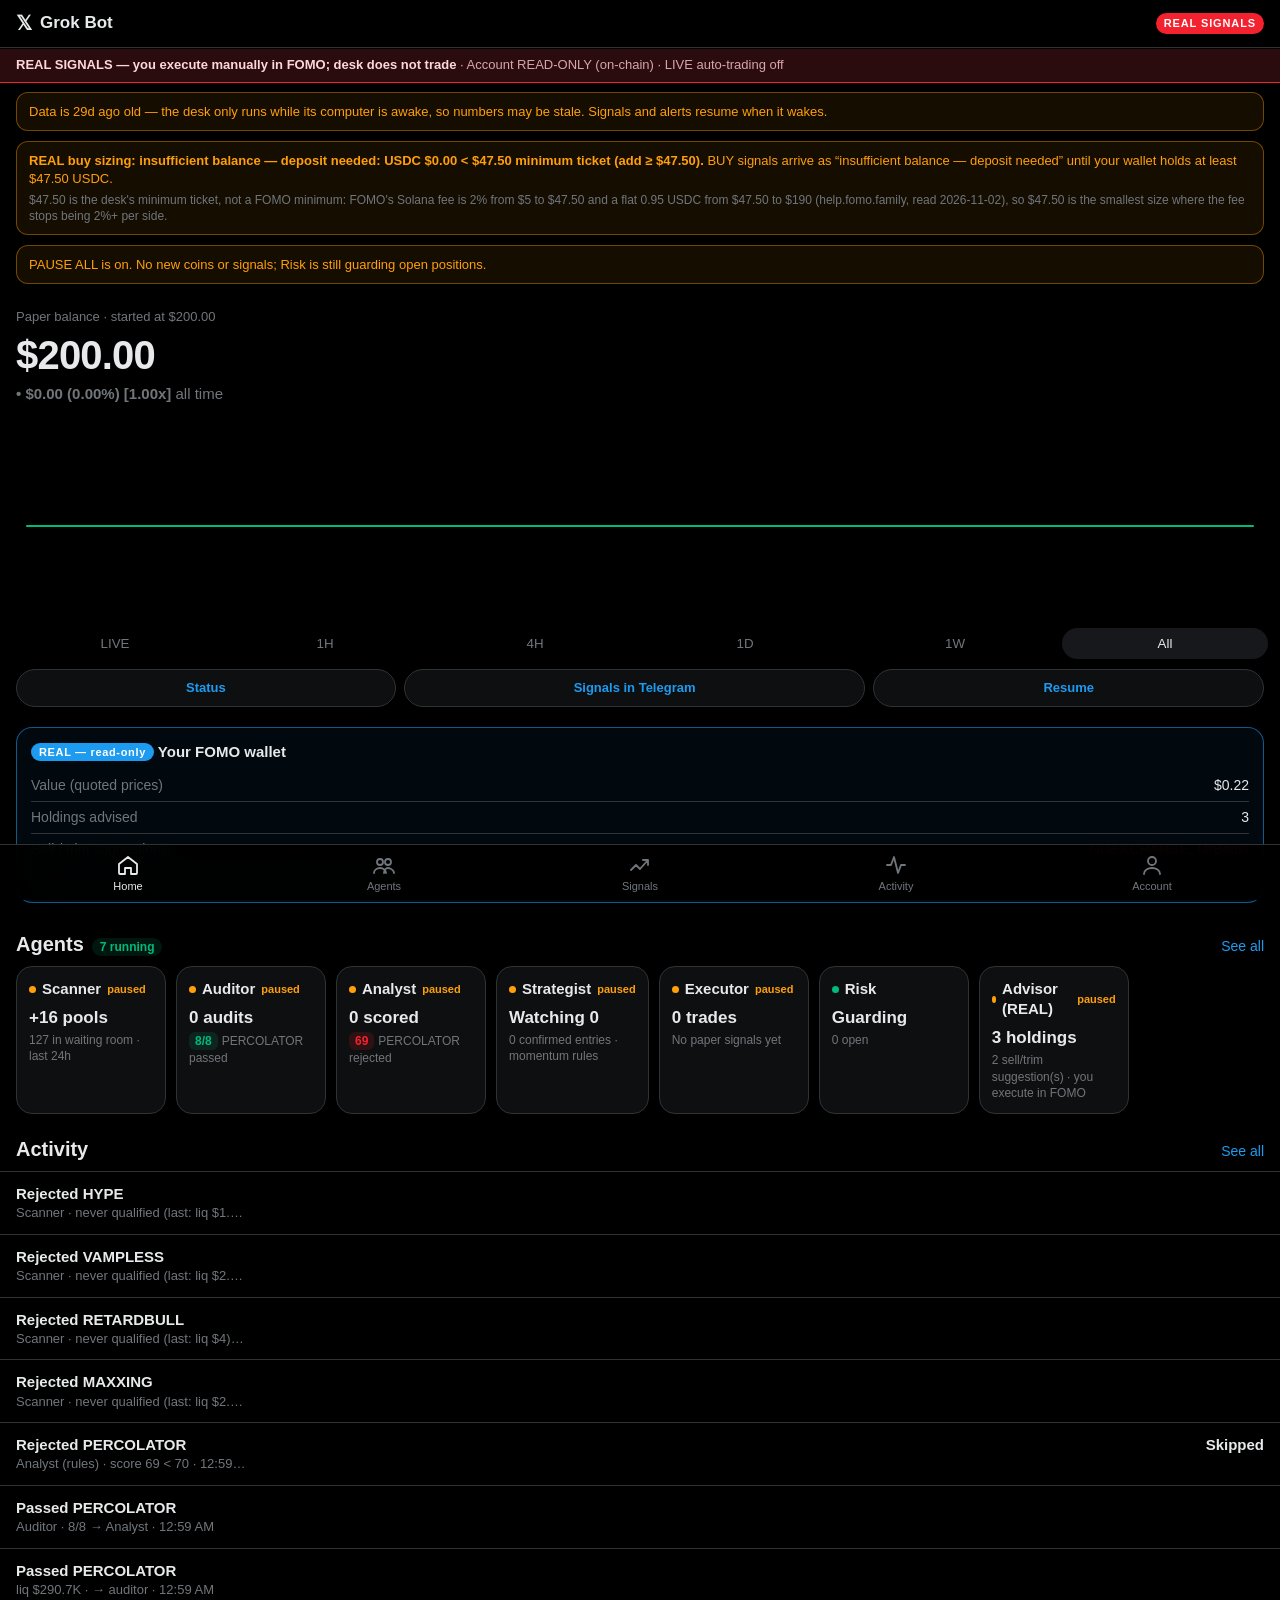
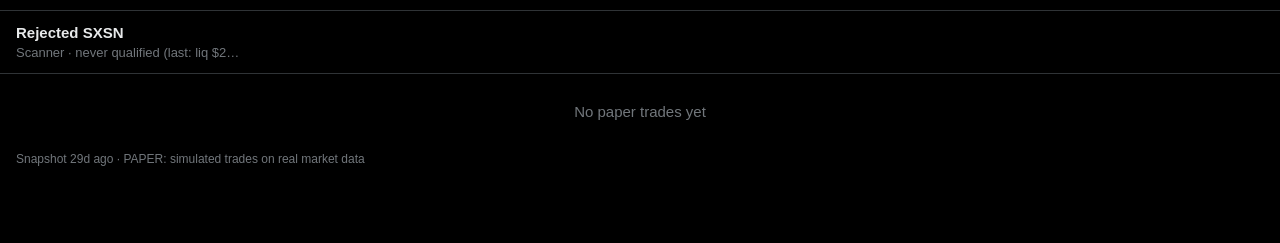
<file: site/yN1Zdf6zTN2WSPnDfIwPuoc7/index.html>
<!doctype html>
<html lang="en">
<head>
<meta charset="utf-8">
<meta name="viewport" content="width=device-width, initial-scale=1, viewport-fit=cover">
<meta name="robots" content="noindex, nofollow">
<meta name="referrer" content="no-referrer">
<meta name="theme-color" content="#000000">
<meta name="apple-mobile-web-app-capable" content="yes">
<meta name="mobile-web-app-capable" content="yes">
<meta name="apple-mobile-web-app-status-bar-style" content="black-translucent">
<meta name="apple-mobile-web-app-title" content="Desk">
<link rel="manifest" href="manifest.webmanifest">
<link rel="apple-touch-icon" href="icons/apple-touch-icon.png">
<link rel="icon" type="image/png" sizes="192x192" href="icons/icon-192.png">
<link rel="stylesheet" href="style.css">
<title>Grok Bot · Desk</title>
</head>
<body>
<header class="top">
  <div class="brand"><span class="logo">𝕏</span><span class="bname">Grok Bot</span></div>
  <span class="paper" id="modetag" title="Signal mode">PAPER</span>
</header>
<div id="modebanner" class="modebanner" hidden></div>
<main id="view" aria-live="polite"><div class="empty">Loading…</div></main>
<nav class="tabs" id="tabs">
  <a href="#/home" data-tab="home"><svg viewBox="0 0 24 24"><path d="M3 11l9-7 9 7v9a1 1 0 0 1-1 1h-5v-6H9v6H4a1 1 0 0 1-1-1z"/></svg><span>Home</span></a>
  <a href="#/agents" data-tab="agents"><svg viewBox="0 0 24 24"><circle cx="8" cy="9" r="3"/><circle cx="16" cy="9" r="3"/><path d="M2 20c0-3 3-5 6-5s6 2 6 5M12 20c0-3 2-5 4-5s6 2 6 5"/></svg><span>Agents</span></a>
  <a href="#/signals" data-tab="signals"><svg viewBox="0 0 24 24"><path d="M3 17l5-5 4 4 8-9M15 7h5v5"/></svg><span>Signals</span></a>
  <a href="#/activity" data-tab="activity"><svg viewBox="0 0 24 24"><path d="M3 12h4l3-8 4 16 3-8h4"/></svg><span>Activity</span></a>
  <a href="#/account" data-tab="account"><svg viewBox="0 0 24 24"><circle cx="12" cy="8" r="4"/><path d="M4 21c0-4 4-6 8-6s8 2 8 6"/></svg><span>Account</span></a>
</nav>
<script src="app.js"></script>
</body>
</html>
</file>
<file: site/yN1Zdf6zTN2WSPnDfIwPuoc7/style.css>
:root{--bg:#000;--card:#0e0f10;--card2:#16181c;--line:#2f3336;--tx:#e7e9ea;--mut:#71767b;--up:#00ba7c;--down:#f4212e;--warn:#ff9f0a;--blue:#1d9bf0;
--safe-b:env(safe-area-inset-bottom,0px);--safe-t:env(safe-area-inset-top,0px)}
*{box-sizing:border-box;-webkit-tap-highlight-color:transparent}
html,body{margin:0;background:var(--bg);color:var(--tx);font:15px/1.35 -apple-system,BlinkMacSystemFont,"SF Pro Text","Inter","Segoe UI",Roboto,Helvetica,Arial,sans-serif;-webkit-font-smoothing:antialiased}
a{color:inherit;text-decoration:none}
.top{position:sticky;top:0;z-index:5;display:flex;align-items:center;justify-content:space-between;padding:calc(10px + var(--safe-t)) 16px 10px;background:rgba(0,0,0,.85);backdrop-filter:blur(12px);-webkit-backdrop-filter:blur(12px);border-bottom:1px solid var(--line)}
.brand{display:flex;gap:8px;align-items:center;font-weight:700;font-size:17px}
.logo{font-size:20px}
.paper{font-size:11px;font-weight:800;letter-spacing:.08em;color:#000;background:var(--warn);padding:3px 8px;border-radius:999px}
main{padding:0 0 calc(76px + var(--safe-b))}
.sec{padding:14px 16px}
.lbl{color:var(--mut);font-size:13px}
.big{font-size:40px;font-weight:800;letter-spacing:-.02em;margin:2px 0}
.chg{font-weight:600;font-size:15px}
.up{color:var(--up)}.down{color:var(--down)}.warn{color:var(--warn)}.mut{color:var(--mut)}
.chart{width:100%;height:210px;display:block}
.chart text{font-size:10px;font-weight:700}
.ranges{display:flex;gap:4px;padding:0 12px;justify-content:space-between}
.ranges button{flex:1;background:none;border:0;color:var(--mut);font:600 13px inherit;font-family:inherit;padding:8px 0;border-radius:999px}
.ranges button.on{background:var(--card2);color:var(--tx)}
.hdr{display:flex;justify-content:space-between;align-items:baseline;padding:18px 16px 8px}
.hdr h2{margin:0;font-size:20px;font-weight:800}
.hdr a{color:var(--blue);font-size:14px}
.pill{font-size:12px;color:var(--up);background:rgba(0,186,124,.12);padding:2px 8px;border-radius:999px;margin-left:8px;font-weight:600}
.strip{display:flex;gap:10px;overflow-x:auto;padding:0 16px 4px;scroll-snap-type:x mandatory;scrollbar-width:none}
.strip::-webkit-scrollbar{display:none}
.agent{flex:0 0 150px;scroll-snap-align:start;background:var(--card);border:1px solid var(--line);border-radius:16px;padding:12px;min-height:118px}
.agent .n{display:flex;align-items:center;gap:6px;font-weight:700}
.dot{width:7px;height:7px;border-radius:50%;background:var(--up);display:inline-block}
.dot.off{background:var(--down)}.dot.pause{background:var(--warn)}
.agent .h{font-size:17px;font-weight:800;margin-top:8px}
.agent .s{color:var(--mut);font-size:12px;margin-top:2px}
.badge{display:inline-block;font-size:12px;font-weight:800;padding:1px 6px;border-radius:6px;margin-right:4px;background:var(--card2)}
.badge.g{color:var(--up);background:rgba(0,186,124,.14)}.badge.r{color:var(--down);background:rgba(244,33,46,.14)}
.feed{border-top:1px solid var(--line)}
.row{display:flex;justify-content:space-between;gap:12px;padding:12px 16px;border-bottom:1px solid var(--line)}
.row .l{min-width:0}.row .t{font-weight:700;white-space:nowrap;overflow:hidden;text-overflow:ellipsis}
.row .sub{color:var(--mut);font-size:13px;white-space:nowrap;overflow:hidden;text-overflow:ellipsis;max-width:230px}
.row .r{text-align:right;flex:none}.row .v{font-weight:700}.row .v2{color:var(--mut);font-size:13px}
.empty{color:var(--mut);text-align:center;padding:28px 16px}
.card{background:var(--card);border:1px solid var(--line);border-radius:16px;margin:10px 16px;padding:14px}
.card h3{margin:0 0 8px;font-size:15px}
.grid{display:grid;grid-template-columns:1fr 1fr;gap:10px;margin:10px 16px}
.grid .c{background:var(--card);border:1px solid var(--line);border-radius:14px;padding:12px}
.grid .k{color:var(--mut);font-size:12px}.grid .x{font-weight:700;font-size:16px;margin-top:2px}
.kv{display:flex;justify-content:space-between;padding:6px 0;border-bottom:1px solid var(--line);font-size:14px}
.kv:last-child{border-bottom:0}.kv span:first-child{color:var(--mut)}
.layer{display:flex;gap:10px;align-items:flex-start;padding:7px 0;border-bottom:1px solid var(--line);font-size:14px}
.layer:last-child{border-bottom:0}
.sq{flex:none;width:22px;height:22px;border-radius:6px;display:flex;align-items:center;justify-content:center;font-size:11px;font-weight:800;color:#000}
.sq.green{background:var(--up)}.sq.red{background:var(--down);color:#fff}.sq.grey{background:#3a3d41;color:var(--mut)}
.layer .lv{color:var(--mut);font-size:12px;word-break:break-word}
.bar{height:6px;background:var(--card2);border-radius:3px;overflow:hidden;margin-top:4px}
.bar i{display:block;height:100%;background:var(--up)}
.back{display:inline-block;color:var(--blue);padding:12px 16px 0;font-size:15px}
.cta{display:block;margin:16px;padding:14px;border-radius:999px;text-align:center;font-weight:800;font-size:16px;background:var(--tx);color:#000}
.cta.sell{background:var(--down);color:#fff}
.note{color:var(--mut);font-size:12px;padding:0 16px}
.tabs{position:fixed;bottom:0;left:0;right:0;display:flex;background:rgba(0,0,0,.92);backdrop-filter:blur(12px);-webkit-backdrop-filter:blur(12px);border-top:1px solid var(--line);padding-bottom:var(--safe-b);z-index:5}
.tabs a{flex:1;display:flex;flex-direction:column;align-items:center;gap:2px;padding:8px 0 6px;color:var(--mut);font-size:11px}
.tabs svg{width:24px;height:24px;fill:none;stroke:currentColor;stroke-width:1.8;stroke-linecap:round;stroke-linejoin:round}
.tabs a.on{color:var(--tx)}
.warnbox{margin:10px 16px;padding:10px 12px;border-radius:12px;border:1px solid rgba(255,159,10,.4);color:var(--warn);font-size:13px;background:rgba(255,159,10,.08)}
.fade{animation:f .18s ease-out}@keyframes f{from{opacity:.4}to{opacity:1}}
@media (prefers-reduced-motion:reduce){.fade{animation:none}}
.agentlist{display:flex;flex-direction:column;gap:10px;padding:0 16px}
.agentlist .agent{flex:none;min-height:0}
.agentlist .agent .s{font-size:13px}
.card.real{border-color:rgba(29,155,240,.55);background:rgba(29,155,240,.06)}
.realtag{font-size:11px;font-weight:800;letter-spacing:.06em;color:#fff;background:var(--blue);padding:3px 8px;border-radius:999px;vertical-align:middle}
.realfeed{border-left:3px solid var(--blue)}

.tgrow{display:flex;flex-wrap:wrap;gap:8px;padding:10px 16px}
.tgb{flex:1 1 auto;text-align:center;padding:9px 12px;border-radius:999px;border:1px solid var(--line);color:var(--blue);font-weight:700;font-size:13px;background:var(--card)}
.tgb.danger{color:var(--down);border-color:rgba(244,33,46,.45)}
.warnbox .tgb{display:inline-block;margin-left:6px;padding:4px 10px;flex:none}
.act{display:inline-block;font-size:11px;font-weight:800;padding:2px 7px;border-radius:6px;background:var(--card2);letter-spacing:.04em}
.act.down{background:rgba(244,33,46,.16)}.act.up{background:rgba(0,186,124,.16)}.act.warn{background:rgba(255,159,10,.16)}
.advice{font-weight:700;font-size:14px;margin:4px 0 8px}
.homereal{display:block}
table.bt{width:100%;border-collapse:collapse;font-size:12px;margin:8px 0}
table.bt th,table.bt td{text-align:right;padding:5px 4px;border-bottom:1px solid var(--line)}
table.bt th:first-child,table.bt td:first-child{text-align:left}
.card.rules{font-size:14px;line-height:1.45}

.paper.realmode{background:var(--down);color:#fff}
.modebanner{position:sticky;top:calc(49px + var(--safe-t));z-index:4;background:#2a0c0f;border-bottom:1px solid var(--down);color:#ffd7da;font-size:13px;font-weight:600;padding:8px 16px;line-height:1.3}
.modebanner .mut{color:#d9a5aa;font-weight:400}
.sig .t .side{font-weight:800}.sig .t .side.BUY{color:var(--up)}.sig .t .side.SELL{color:var(--down)}.sig .t .side.TRIM{color:var(--warn)}
.gaterow summary{display:flex;justify-content:space-between;cursor:pointer;list-style:none}.gaterow .sub{line-height:1.5}
</file>
